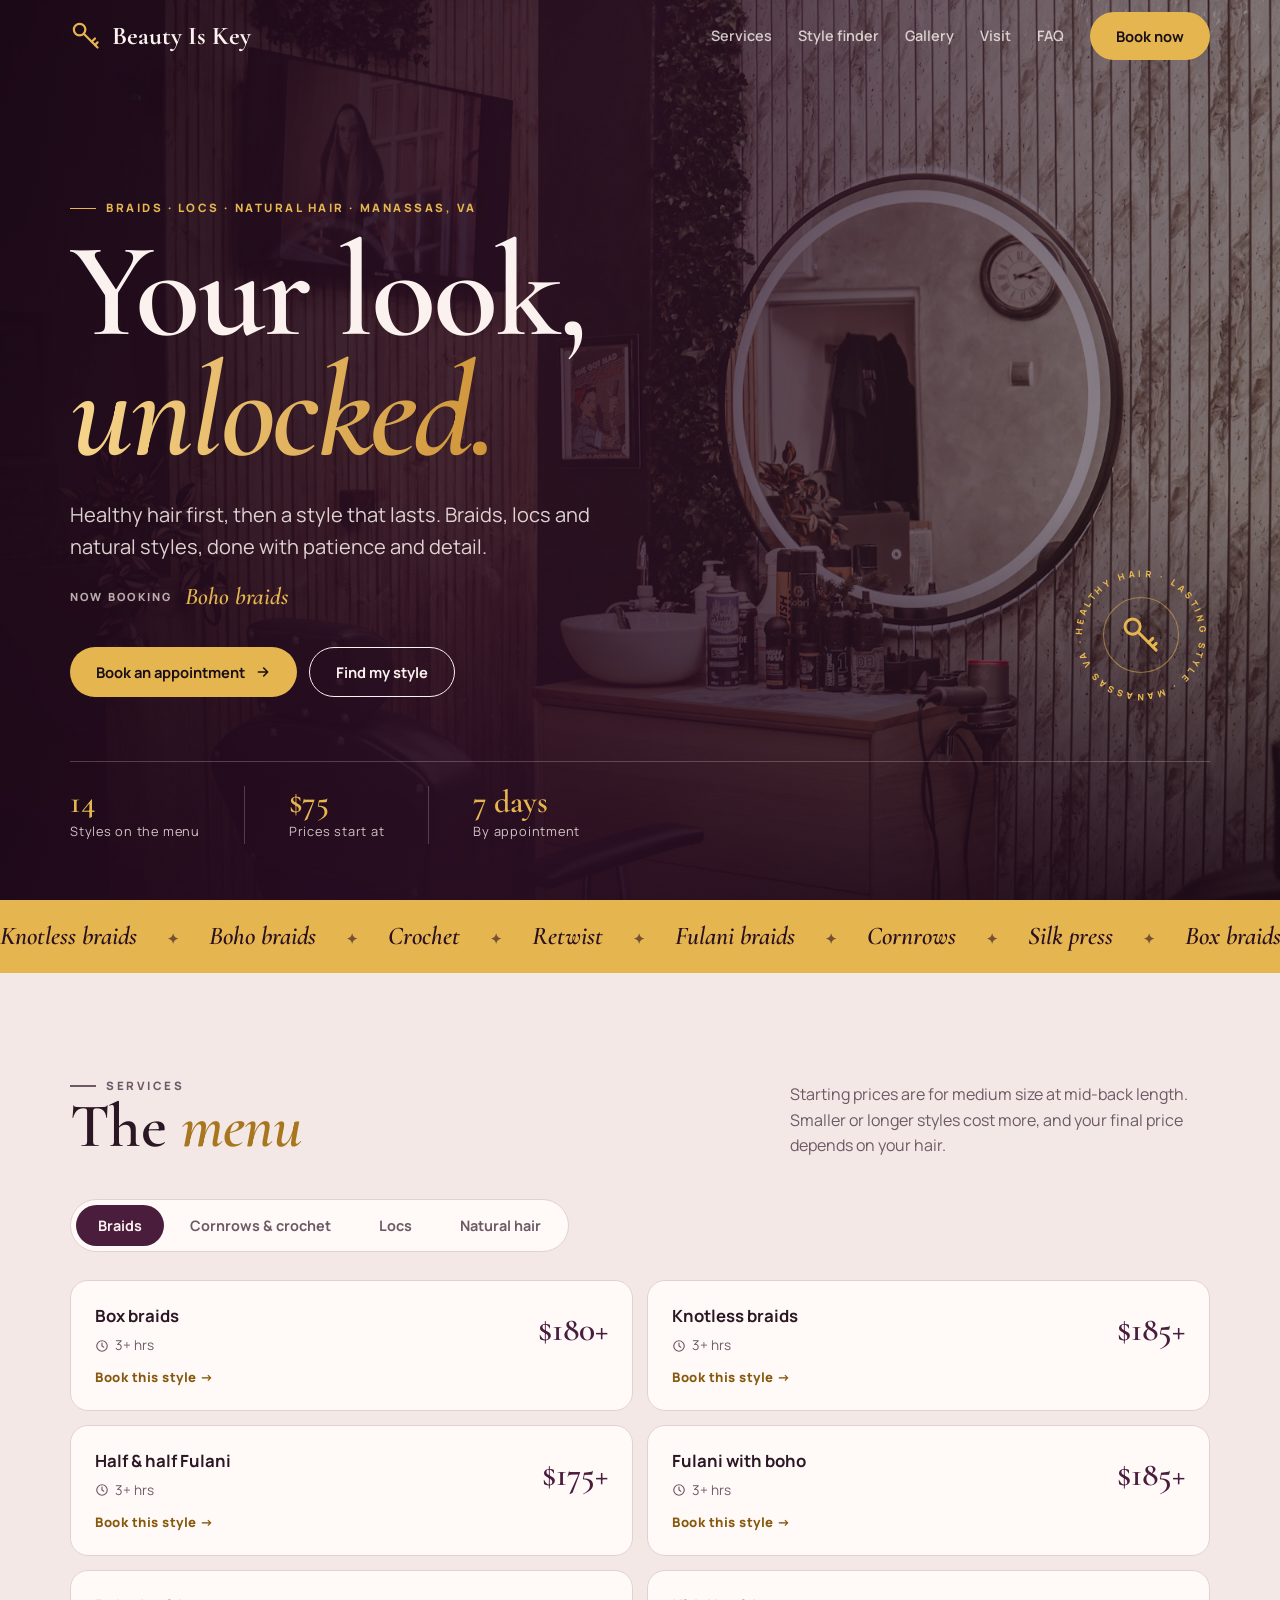
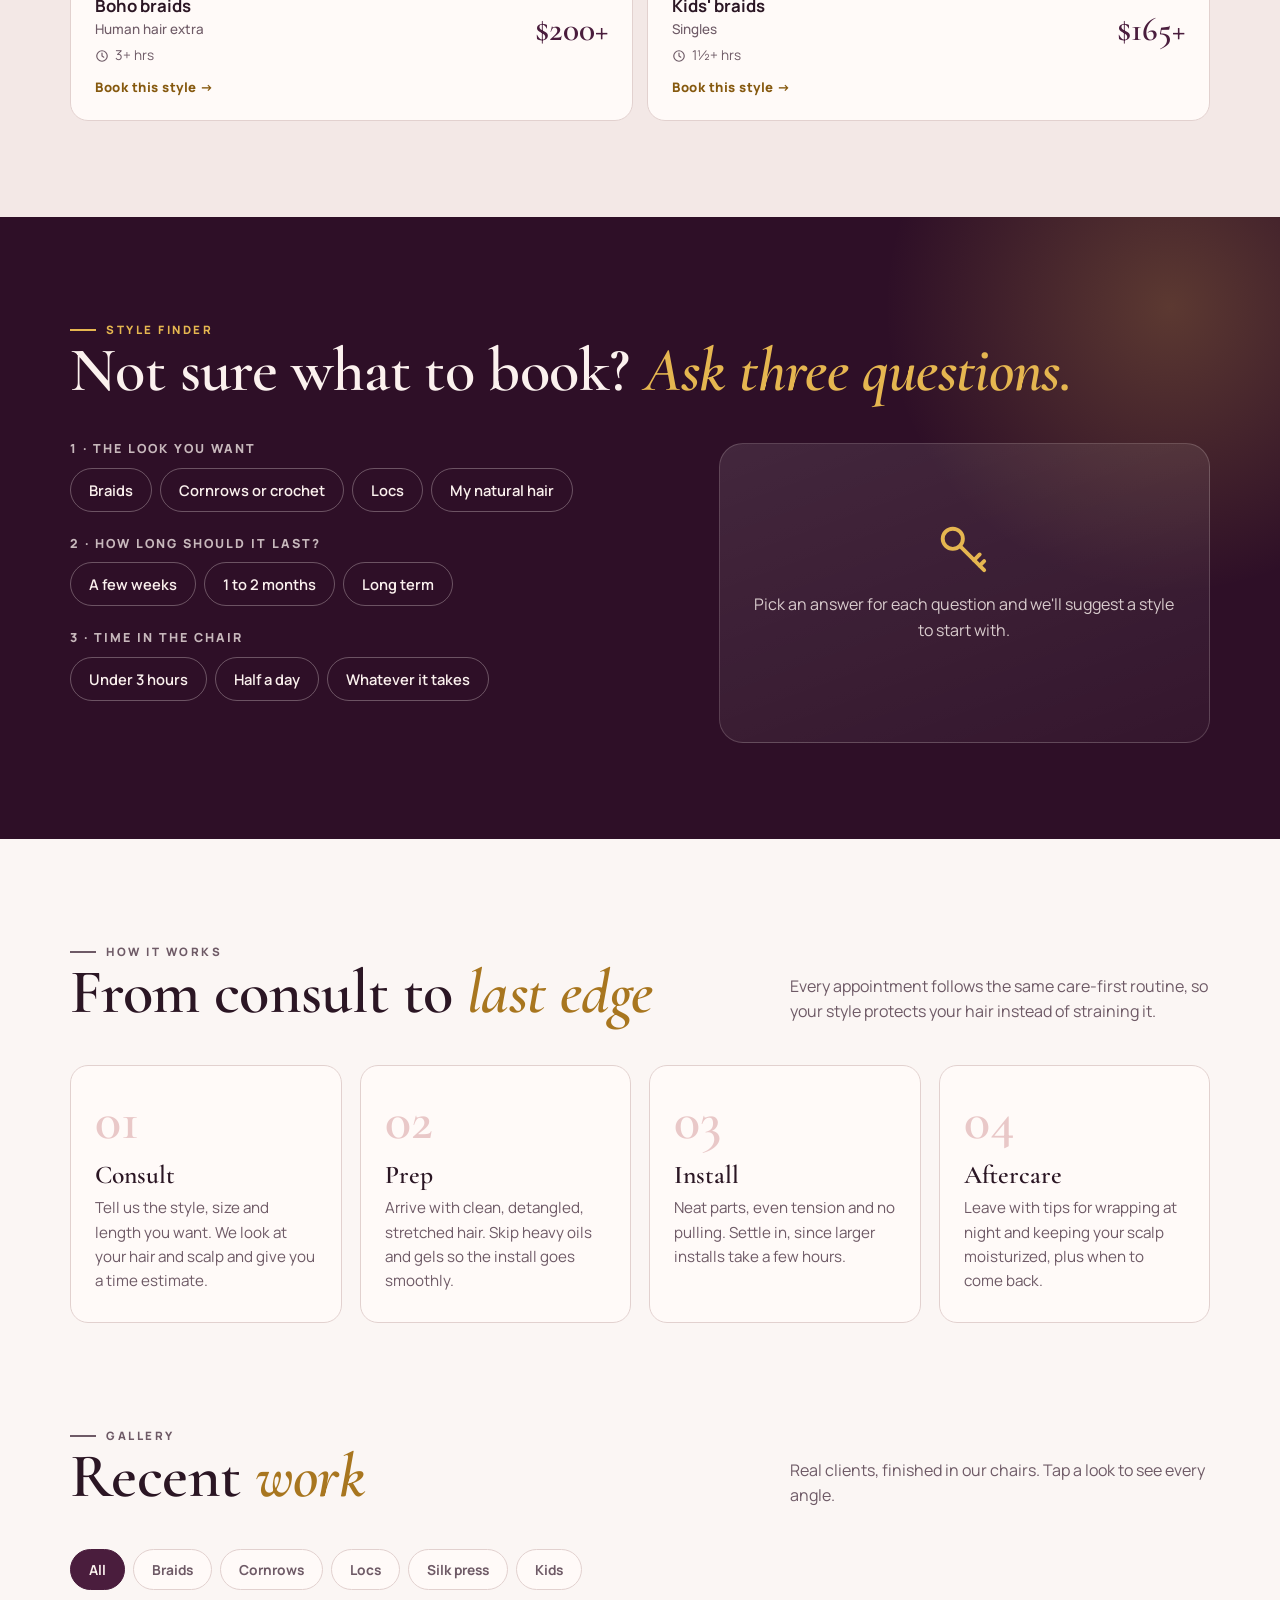
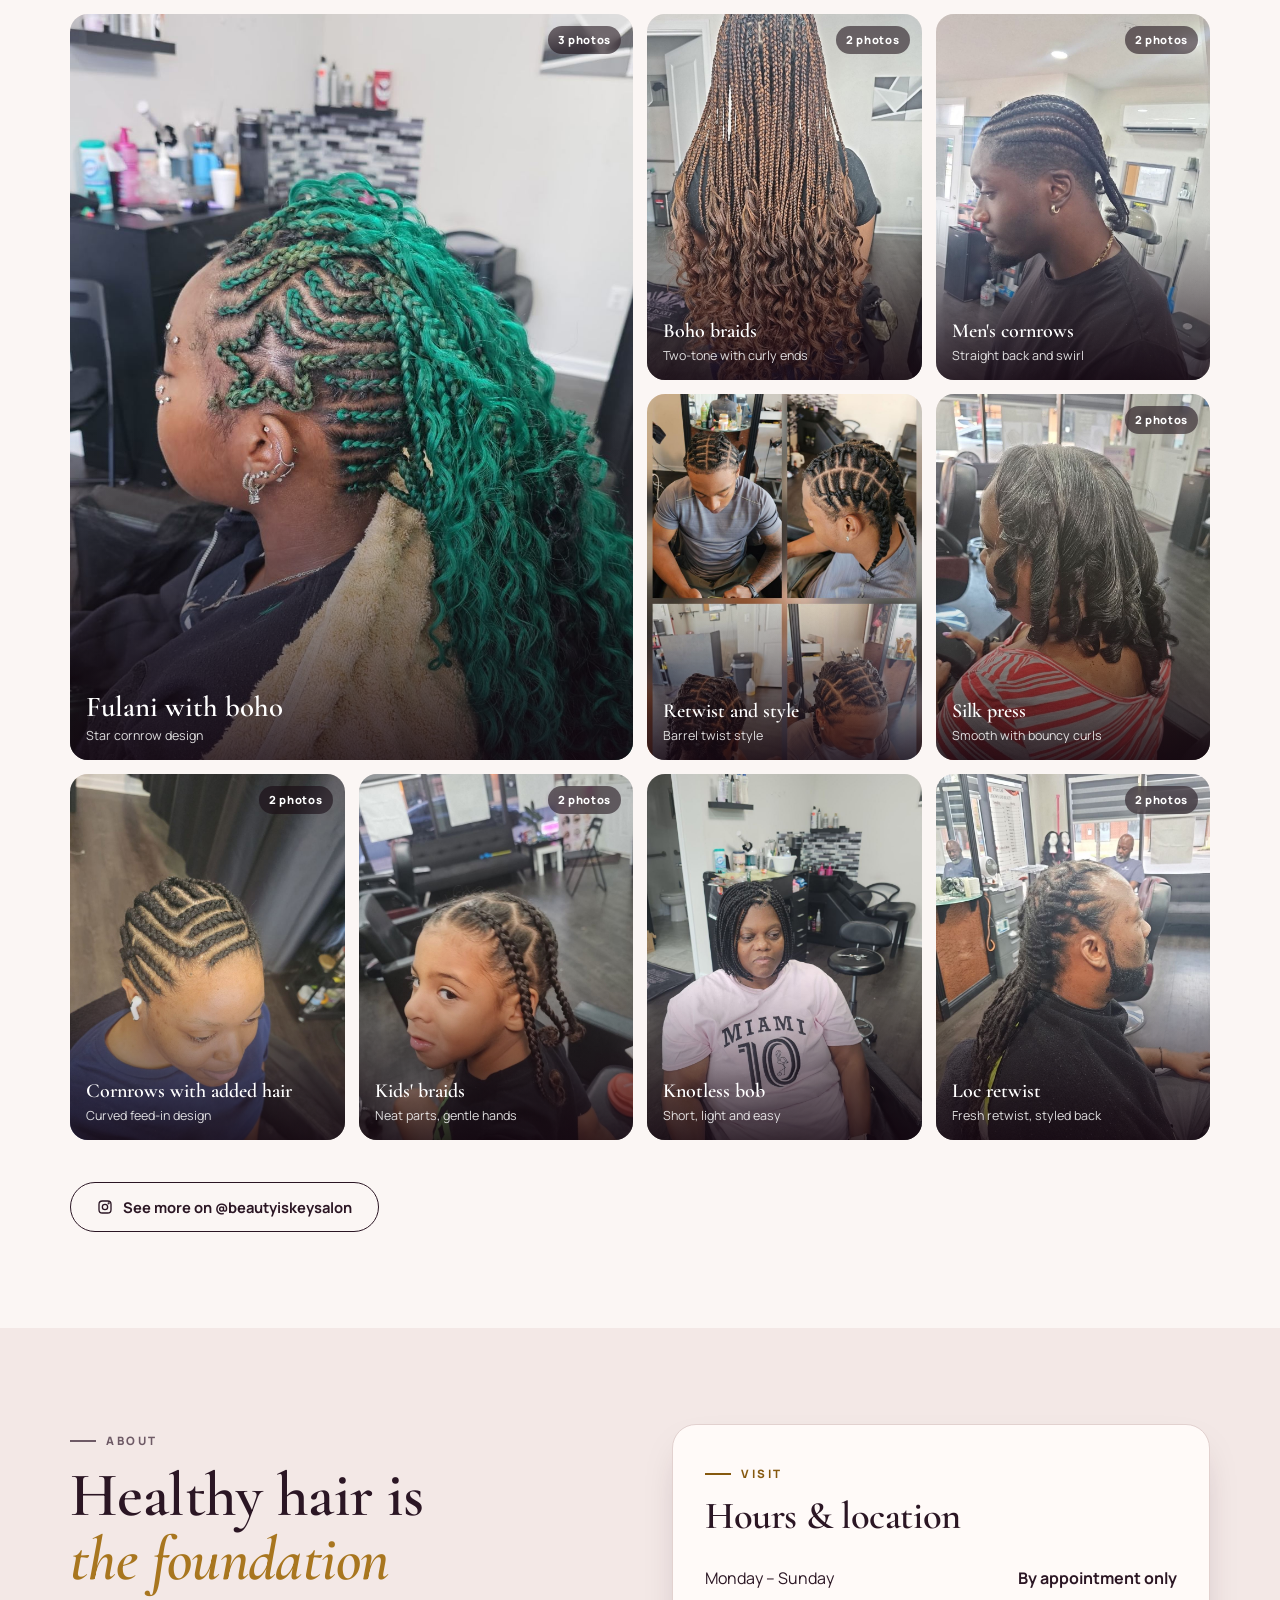
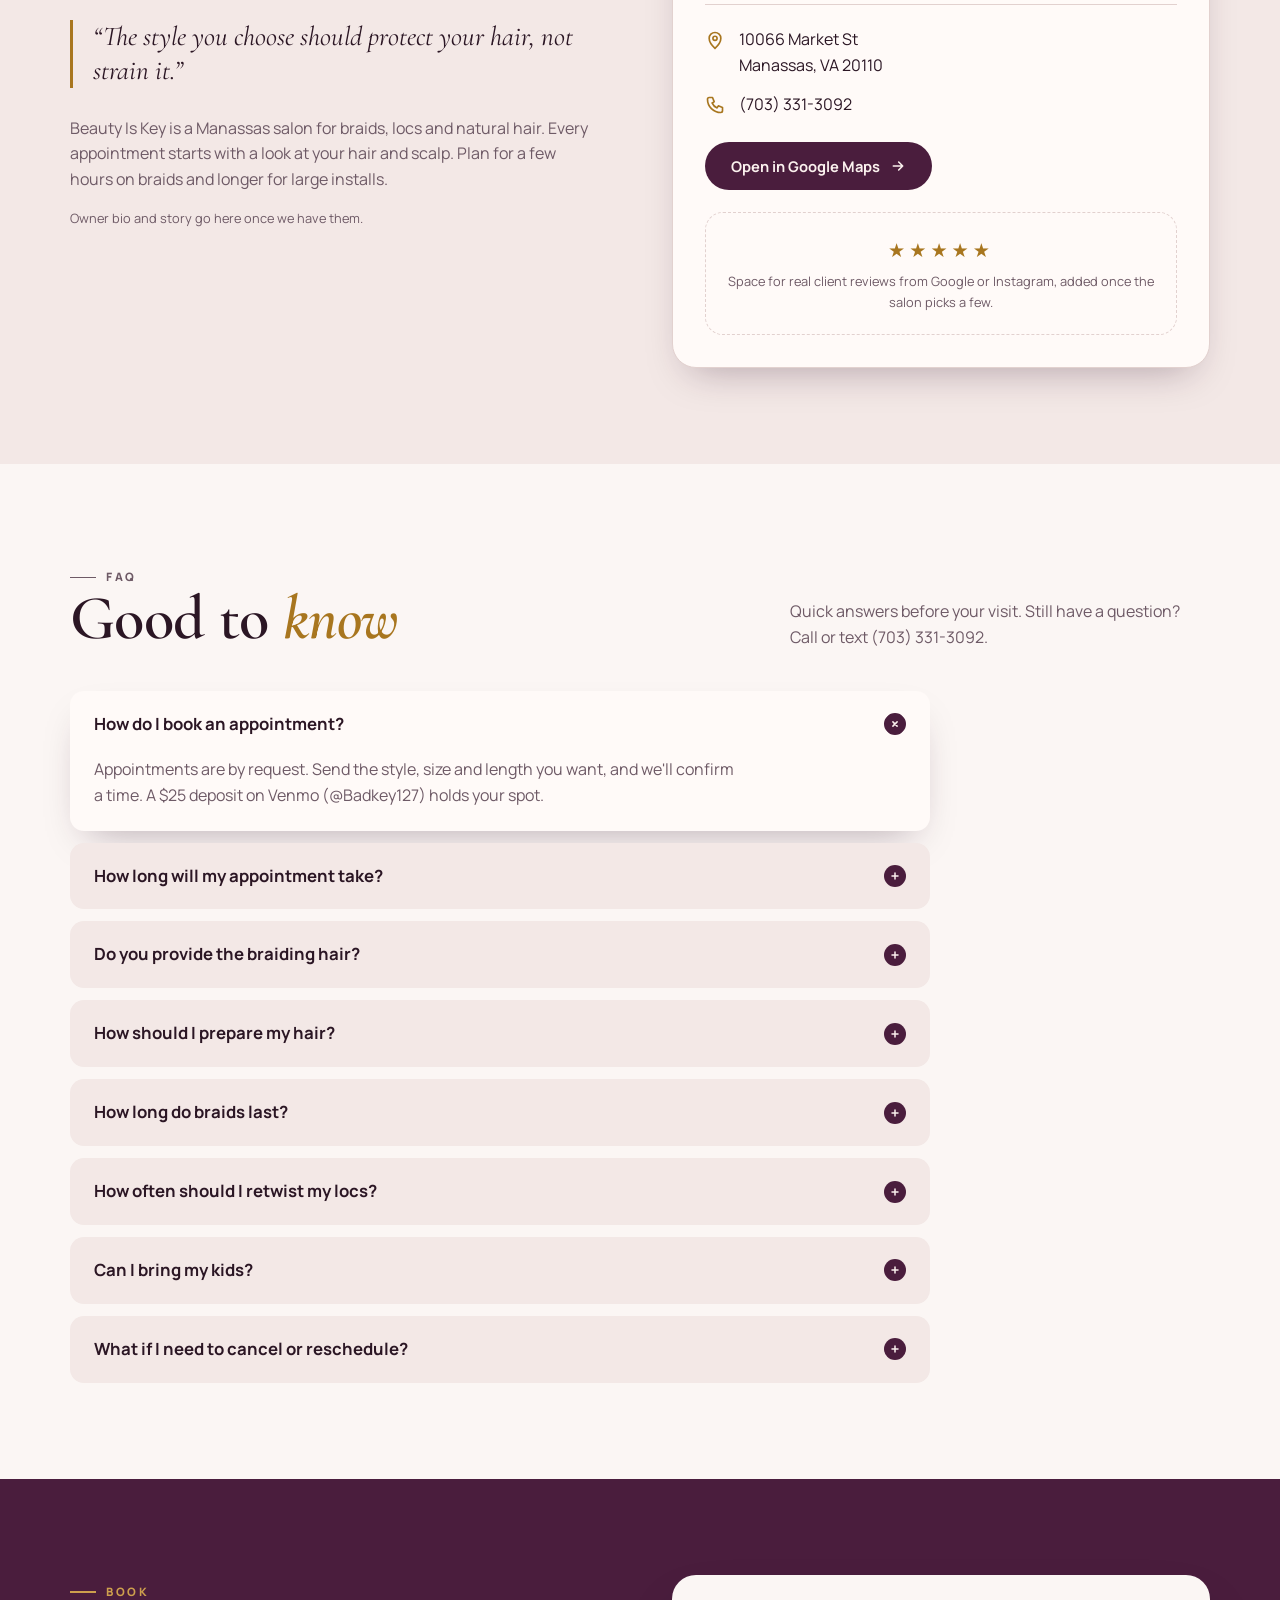
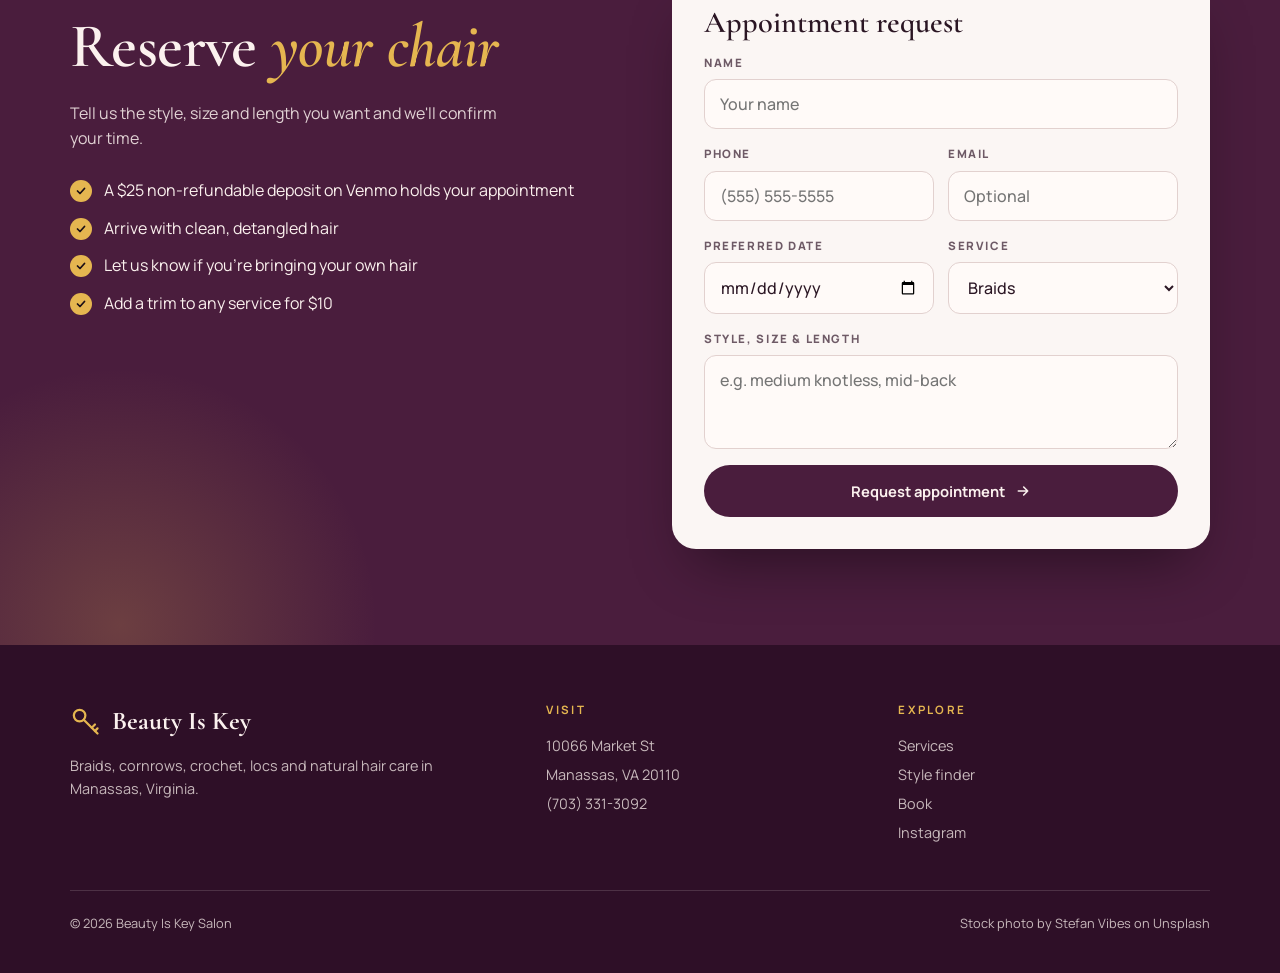
<file: index.html>
<!DOCTYPE html>
<html lang="en">
<head>
<meta charset="utf-8">
<meta name="viewport" content="width=device-width,initial-scale=1,viewport-fit=cover">
<title>Beauty Is Key Salon</title>
<meta name="description" content="Beauty Is Key is a Manassas, VA salon for braids, cornrows, crochet, locs and natural hair care. By appointment, seven days a week.">
<meta name="theme-color" content="#2e0f27">
<meta property="og:type" content="website">
<meta property="og:site_name" content="Beauty Is Key Salon">
<meta property="og:title" content="Beauty Is Key Salon · Braids, Locs &amp; Natural Hair in Manassas, VA">
<meta property="og:description" content="Healthy hair first, then a style that lasts. Braids, cornrows, crochet, locs and natural hair care by appointment.">
<meta name="twitter:card" content="summary_large_image">
<link rel="icon" href="data:image/svg+xml,%3Csvg xmlns='http://www.w3.org/2000/svg' viewBox='0 0 100 100'%3E%3Crect width='100' height='100' rx='22' fill='%232e0f27'/%3E%3Cg transform='translate(14 14) scale(.72)' fill='none' stroke='%23e5b650' stroke-width='9' stroke-linecap='round' stroke-linejoin='round'%3E%3Ccircle cx='30' cy='30' r='18'/%3E%3Cpath d='M43 43 L86 86M68 68 L78 58M78 78 L86 70'/%3E%3C/g%3E%3C/svg%3E">
<link rel="preload" as="image" href="images/hero/hero-salon-chair.jpg">
<script type="application/ld+json">{"@context":"https://schema.org","@type":"HairSalon","name":"Beauty Is Key Salon","description":"Salon for braids, cornrows, crochet, locs and natural hair care, by appointment.","telephone":"+1-703-331-3092","address":{"@type":"PostalAddress","streetAddress":"10066 Market St","addressLocality":"Manassas","addressRegion":"VA","postalCode":"20110","addressCountry":"US"},"sameAs":["https://www.instagram.com/beautyiskeysalon/"]}</script>
<link rel="preconnect" href="https://fonts.googleapis.com">
<link rel="preconnect" href="https://fonts.gstatic.com" crossorigin>
<link rel="stylesheet" href="https://fonts.googleapis.com/css2?family=Cormorant+Garamond:ital,wght@0,500;0,600;0,700;1,500;1,600&family=Manrope:wght@400;500;600;700;800&display=swap">
<link rel="stylesheet" href="css/styles.css">
</head>
<body>
<a class="skip" href="#services">Skip to content</a>
<svg class="sprite" width="0" height="0" aria-hidden="true">
  <symbol id="key" viewBox="0 0 100 100"><g fill="none" stroke="currentColor" stroke-width="7" stroke-linecap="round" stroke-linejoin="round"><circle cx="30" cy="30" r="18"/><path d="M43 43 L86 86"/><path d="M68 68 L78 58"/><path d="M78 78 L86 70"/></g></symbol>
  <symbol id="ig" viewBox="0 0 24 24"><g fill="none" stroke="currentColor" stroke-width="2"><rect x="3" y="3" width="18" height="18" rx="5"/><circle cx="12" cy="12" r="4"/><circle cx="17.5" cy="6.5" r=".6" fill="currentColor"/></g></symbol>
  <symbol id="arrow" viewBox="0 0 24 24"><path d="M5 12h14M13 6l6 6-6 6" fill="none" stroke="currentColor" stroke-width="2.4" stroke-linecap="round" stroke-linejoin="round"/></symbol>
  <symbol id="clock" viewBox="0 0 24 24"><g fill="none" stroke="currentColor" stroke-width="2" stroke-linecap="round"><circle cx="12" cy="12" r="9"/><path d="M12 7v5l3 2"/></g></symbol>
  <symbol id="pin" viewBox="0 0 24 24"><g fill="none" stroke="currentColor" stroke-width="2"><path d="M12 22s7-6.2 7-12a7 7 0 10-14 0c0 5.8 7 12 7 12z"/><circle cx="12" cy="10" r="2.5"/></g></symbol>
  <symbol id="phone" viewBox="0 0 24 24"><path d="M5 3h4l2 5-2.5 1.5a11 11 0 006 6L16 13l5 2v4a2 2 0 01-2 2A16 16 0 013 5a2 2 0 012-2" fill="none" stroke="currentColor" stroke-width="2" stroke-linejoin="round"/></symbol>
</svg>

<header id="hdr">
  <div class="wrap bar">
    <a class="brand" href="#top"><svg aria-hidden="true"><use href="#key"/></svg>Beauty Is Key</a>
    <button class="menu-btn" id="menuBtn" aria-label="Open menu" aria-expanded="false" aria-controls="nav"><svg viewBox="0 0 24 24" fill="none" stroke="currentColor" stroke-width="2" stroke-linecap="round"><path d="M4 7h16M4 12h16M4 17h10"/></svg></button>
    <nav class="main" id="nav" aria-label="Main">
      <a href="#services">Services</a>
      <a href="#finder">Style finder</a>
      <a href="#gallery">Gallery</a>
      <a href="#visit">Visit</a>
      <a href="#faq">FAQ</a>
      <a class="btn" href="#book" data-book>Book now</a>
    </nav>
  </div>
</header>

<main id="top">
  <section class="hero">
    <div class="photo" role="img" aria-label="Salon chair in a bright, modern salon"></div>
    <div class="wrap">
      <p class="eyebrow rv">Braids · Locs · Natural hair · Manassas, VA</p>
      <h1 class="rv d1">Your look, <em>unlocked.</em></h1>
      <p class="lead rv d2">Healthy hair first, then a style that lasts. Braids, locs and natural styles, done with patience and detail.</p>
      <p class="now rv d2" aria-hidden="true"><span class="lbl">Now booking</span><span class="rotator"><span class="on">Knotless braids</span><span>Boho braids</span><span>Fulani braids</span><span>Loc retwists</span><span>Silk press</span></span></p>
      <div class="cta rv d3">
        <a class="btn gold" href="#book" data-book>Book an appointment <svg><use href="#arrow"/></svg></a>
        <a class="btn ghost" href="#finder">Find my style</a>
      </div>
      <div class="hero-meta rv d3">
        <div><b>14</b><span>Styles on the menu</span></div>
        <div><b>$75</b><span>Prices start at</span></div>
        <div><b>7 days</b><span>By appointment</span></div>
      </div>
    </div>
    <div class="badge" aria-hidden="true">
      <svg viewBox="0 0 200 200">
        <defs><path id="circ" d="M100,100 m-78,0 a78,78 0 1,1 156,0 a78,78 0 1,1 -156,0"/></defs>
        <g class="ring"><text fill="currentColor" font-family="Manrope" font-weight="800" font-size="12"><textPath href="#circ" textLength="482" lengthAdjust="spacing">HEALTHY HAIR · LASTING STYLE · MANASSAS VA ·</textPath></text></g>
        <circle cx="100" cy="100" r="50" fill="none" stroke="currentColor" stroke-width="1.5" opacity=".5"/>
        <use href="#key" x="72" y="72" width="56" height="56"/>
      </svg>
    </div>
  </section>

  <div class="strip" aria-hidden="true"><div class="track">
    <span>Knotless braids</span><span>Boho braids</span><span>Crochet</span><span>Retwist</span><span>Fulani braids</span><span>Cornrows</span><span>Silk press</span><span>Box braids</span>
    <span>Knotless braids</span><span>Boho braids</span><span>Crochet</span><span>Retwist</span><span>Fulani braids</span><span>Cornrows</span><span>Silk press</span><span>Box braids</span>
  </div></div>

  <section class="services" id="services">
    <div class="wrap">
      <div class="sec-head">
        <div class="rv"><p class="eyebrow">Services</p><h2>The <em>menu</em></h2></div>
        <p class="rv d1">Starting prices are for medium size at mid-back length. Smaller or longer styles cost more, and your final price depends on your hair.</p>
      </div>
      <div class="tabs" role="tablist" aria-label="Service type">
        <button class="tab" role="tab" aria-selected="true" data-k="braids" type="button">Braids</button>
        <button class="tab" role="tab" aria-selected="false" data-k="cornrows" type="button">Cornrows &amp; crochet</button>
        <button class="tab" role="tab" aria-selected="false" data-k="locs" type="button">Locs</button>
        <button class="tab" role="tab" aria-selected="false" data-k="natural" type="button">Natural hair</button>
      </div>
      <div class="list" id="svclist" role="tabpanel"></div>
    </div>
  </section>

  <section class="finder" id="finder">
    <div class="wrap">
      <div class="sec-head">
        <div class="rv"><p class="eyebrow">Style finder</p><h2>Not sure what to book? <em>Ask three questions.</em></h2></div>
      </div>
      <div class="fgrid">
        <div class="rv">
          <div class="q" data-q="look"><h3>1 · The look you want</h3><div class="chips">
            <button class="chip" data-v="braids" type="button">Braids</button>
            <button class="chip" data-v="cornrows" type="button">Cornrows or crochet</button>
            <button class="chip" data-v="locs" type="button">Locs</button>
            <button class="chip" data-v="natural" type="button">My natural hair</button></div></div>
          <div class="q" data-q="commit"><h3>2 · How long should it last?</h3><div class="chips">
            <button class="chip" data-v="short" type="button">A few weeks</button>
            <button class="chip" data-v="long" type="button">1 to 2 months</button>
            <button class="chip" data-v="perm" type="button">Long term</button></div></div>
          <div class="q" data-q="time"><h3>3 · Time in the chair</h3><div class="chips">
            <button class="chip" data-v="quick" type="button">Under 3 hours</button>
            <button class="chip" data-v="half" type="button">Half a day</button>
            <button class="chip" data-v="any" type="button">Whatever it takes</button></div></div>
        </div>
        <div class="result empty rv d1" id="result" aria-live="polite">
          <svg aria-hidden="true"><use href="#key"/></svg>
          <p class="m0">Pick an answer for each question and we'll suggest a style to start with.</p>
        </div>
      </div>
    </div>
  </section>

  <section id="process">
    <div class="wrap">
      <div class="sec-head">
        <div class="rv"><p class="eyebrow">How it works</p><h2>From consult to <em>last edge</em></h2></div>
        <p class="rv d1">Every appointment follows the same care-first routine, so your style protects your hair instead of straining it.</p>
      </div>
      <div class="steps">
        <div class="step rv"><h3>Consult</h3><p>Tell us the style, size and length you want. We look at your hair and scalp and give you a time estimate.</p></div>
        <div class="step rv d1"><h3>Prep</h3><p>Arrive with clean, detangled, stretched hair. Skip heavy oils and gels so the install goes smoothly.</p></div>
        <div class="step rv d2"><h3>Install</h3><p>Neat parts, even tension and no pulling. Settle in, since larger installs take a few hours.</p></div>
        <div class="step rv d3"><h3>Aftercare</h3><p>Leave with tips for wrapping at night and keeping your scalp moisturized, plus when to come back.</p></div>
      </div>
    </div>
  </section>

  <section id="gallery" class="pt0">
    <div class="wrap">
      <div class="sec-head">
        <div class="rv"><p class="eyebrow">Gallery</p><h2>Recent <em>work</em></h2></div>
        <p class="rv d1">Real clients, finished in our chairs. Tap a look to see every angle.</p>
      </div>
      <div class="gfilter rv" role="group" aria-label="Filter gallery">
        <button class="gf" type="button" data-f="all" aria-pressed="true">All</button>
        <button class="gf" type="button" data-f="braids" aria-pressed="false">Braids</button>
        <button class="gf" type="button" data-f="cornrows" aria-pressed="false">Cornrows</button>
        <button class="gf" type="button" data-f="locs" aria-pressed="false">Locs</button>
        <button class="gf" type="button" data-f="natural" aria-pressed="false">Silk press</button>
        <button class="gf" type="button" data-f="kids" aria-pressed="false">Kids</button>
      </div>
      <div class="gal" id="gal"></div>
      <p class="ig-follow"><a class="btn ghost" href="https://www.instagram.com/beautyiskeysalon/" target="_blank" rel="noopener"><svg><use href="#ig"/></svg>See more on @beautyiskeysalon</a></p>
    </div>
  </section>
  <dialog class="lb" id="lb" aria-label="Photo viewer">
    <button class="lb-x" type="button" id="lbX" aria-label="Close">&times;</button>
    <figure><img id="lbImg" alt=""><figcaption><b id="lbCap"></b><span id="lbNum"></span></figcaption></figure>
    <button class="lb-nav lb-prev" type="button" id="lbPrev" aria-label="Previous photo">&#8249;</button>
    <button class="lb-nav lb-next" type="button" id="lbNext" aria-label="Next photo">&#8250;</button>
    <div class="lb-thumbs" id="lbThumbs"></div>
  </dialog>

  <section class="visit" id="visit">
    <div class="wrap two">
      <div class="about rv">
        <p class="eyebrow">About</p>
        <h2>Healthy hair is <em>the foundation</em></h2>
        <p class="pull">“The style you choose should protect your hair, not strain it.”</p>
        <p>Beauty Is Key is a Manassas salon for braids, locs and natural hair. Every appointment starts with a look at your hair and scalp. Plan for a few hours on braids and longer for large installs.</p>
        <p class="note">Owner bio and story go here once we have them.</p>
      </div>
      <div class="card rv d1">
        <p class="eyebrow">Visit</p>
        <h2 class="h-sm">Hours &amp; location</h2>
        <table class="hours"><tr><td>Monday – Sunday</td><td>By appointment only</td></tr></table>
        <div class="addr">
          <div><svg><use href="#pin"/></svg><span>10066 Market St<br>Manassas, VA 20110</span></div>
          <div><svg><use href="#phone"/></svg><span>(703) 331-3092</span></div>
        </div>
        <a class="btn" href="https://www.google.com/maps/search/?api=1&amp;query=10066+Market+St+Manassas+VA+20110" target="_blank" rel="noopener">Open in Google Maps <svg><use href="#arrow"/></svg></a>
        <div class="reviews">
          <div class="stars" aria-hidden="true">★★★★★</div>
          <p class="note reviews-note">Space for real client reviews from Google or Instagram, added once the salon picks a few.</p>
        </div>
      </div>
    </div>
  </section>

  <section id="faq">
    <div class="wrap">
      <div class="sec-head">
        <div class="rv"><p class="eyebrow">FAQ</p><h2>Good to <em>know</em></h2></div>
        <p class="rv d1">Quick answers before your visit. Still have a question? Call or text (703) 331-3092.</p>
      </div>
      <div class="faq rv">
        <details open><summary>How do I book an appointment?</summary><p>Appointments are by request. Send the style, size and length you want, and we'll confirm a time. A $25 deposit on Venmo (@Badkey127) holds your spot.</p></details>
        <details><summary>How long will my appointment take?</summary><p>Plan on 3 hours or more for all braid appointments, 2 hours or more for cornrows and crochet, and 1½ hours or more for kids. Smaller and longer styles take longer. Your confirmation will include an estimate.</p></details>
        <details><summary>Do you provide the braiding hair?</summary><p>Tell us when you book whether you're bringing your own or want us to supply it. Crochet prices don't include the cost of hair, and human hair for boho braids costs extra.</p></details>
        <details><summary>How should I prepare my hair?</summary><p>Arrive with clean, fully detangled hair, ideally blow-dried or stretched. Skip heavy oils and gels, since they make it harder to braid.</p></details>
        <details><summary>How long do braids last?</summary><p>Most last 4 to 8 weeks with good care. Wrap your hair at night, moisturize your scalp, and avoid pulling the style tight.</p></details>
        <details><summary>How often should I retwist my locs?</summary><p>Most people retwist every 4 to 8 weeks. Your stylist can suggest a schedule based on how fast your hair grows.</p></details>
        <details><summary>Can I bring my kids?</summary><p>Yes, kids' braids (singles) start at $165, and kids' appointments run about 1½ hours or more. Please book their time separately and let us know ahead so we can plan.</p></details>
        <details><summary>What if I need to cancel or reschedule?</summary><p>Please give as much notice as you can. Deposits are non-refundable, but we'll work with you to move your appointment when possible.</p></details>
      </div>
    </div>
  </section>

  <section class="book" id="book">
    <div class="wrap two">
      <div class="intro rv">
        <p class="eyebrow">Book</p>
        <h2>Reserve <em>your chair</em></h2>
        <p class="mt22">Tell us the style, size and length you want and we'll confirm your time.</p>
        <ul class="checks">
          <li>A $25 non-refundable deposit on Venmo holds your appointment</li>
          <li>Arrive with clean, detangled hair</li>
          <li>Let us know if you're bringing your own hair</li>
          <li>Add a trim to any service for $10</li>
        </ul>
      </div>
      <div class="rv d1">
        <form id="bookform" name="appointment" method="POST" action="/" data-netlify="true" netlify-honeypot="bot-field" novalidate>
          <input type="hidden" name="form-name" value="appointment">
          <input type="hidden" name="deposit-note" id="depNote" value="">
          <p class="hp" aria-hidden="true"><label>Leave this empty<input name="bot-field" tabindex="-1" autocomplete="off"></label></p>
          <h3>Appointment request</h3>
          <label for="name">Name<input id="name" name="name" required autocomplete="name" placeholder="Your name" aria-describedby="nameErr"></label>
          <p class="err" id="nameErr" role="alert" hidden>Please enter your name.</p>
          <div class="row2">
            <label for="tel">Phone<input id="tel" name="phone" type="tel" required autocomplete="tel" placeholder="(555) 555-5555" aria-describedby="telErr"></label>
            <label for="email">Email<input id="email" name="email" type="email" autocomplete="email" placeholder="Optional"></label>
          </div>
          <p class="err" id="telErr" role="alert" hidden>Please enter a phone number so we can confirm your time.</p>
          <div class="row2">
            <label for="date">Preferred date<input id="date" name="date" type="date"></label>
            <label for="svc">Service
              <select id="svc" name="service"><option>Braids</option><option>Kids' braids</option><option>Cornrows</option><option>Crochet</option><option>Locs</option><option>Natural hair / silk press</option><option>Not sure yet</option></select>
            </label>
          </div>
          <label for="msg">Style, size &amp; length<textarea id="msg" name="style" rows="3" placeholder="e.g. medium knotless, mid-back"></textarea></label>
          <button class="btn" type="submit" id="sendBtn">Request appointment <svg><use href="#arrow"/></svg></button>
          <div class="ticket" id="ticket" role="status" tabindex="-1">
            <b id="tkHead">Request sent</b>
            <p class="m0" id="tkSent">We got your request and will text you to confirm a time once your deposit comes through.</p>
            <pre id="ticketText"></pre>
            <p class="step-l" id="stepPay">Last step: pay the $25 deposit</p>
            <div class="row"><a class="btn venmo" id="venmo" href="https://venmo.com/Badkey127" target="_blank" rel="noopener">Pay $25 deposit on Venmo</a></div>
            <p class="note" id="venmoNote">Opens Venmo to @Badkey127 with the amount and a note filled in. The deposit is non-refundable.</p>
            <div id="tkCopy">
              <p class="step-l">Then send us your request</p>
              <div class="row"><button class="btn" type="button" id="copyBtn">Copy request</button><span class="note" id="copyNote">Copy this and text or call (703) 331-3092. We'll confirm your time once the deposit comes through.</span></div>
            </div>
          </div>
        </form>
        <div id="bookext">
          <a class="btn gold" href="#book" data-book>Book online now <svg><use href="#arrow"/></svg></a>
          <p class="note ext-note">You'll pick your style and time and pay the deposit on the salon's booking page.</p>
        </div>
      </div>
    </div>
  </section>
</main>

<footer>
  <div class="wrap">
    <div class="fcols">
      <div><a class="brand" href="#top"><svg aria-hidden="true"><use href="#key"/></svg>Beauty Is Key</a><p>Braids, cornrows, crochet, locs and natural hair care in Manassas, Virginia.</p></div>
      <div><h4>Visit</h4><p>10066 Market St</p><p>Manassas, VA 20110</p><p>(703) 331-3092</p></div>
      <div><h4>Explore</h4><p><a href="#services">Services</a></p><p><a href="#finder">Style finder</a></p><p><a href="#book">Book</a></p><p><a href="https://www.instagram.com/beautyiskeysalon/" target="_blank" rel="noopener">Instagram</a></p></div>
    </div>
    <div class="fine"><span>© 2026 Beauty Is Key Salon</span><span>Stock photo by <a href="https://unsplash.com/@eusuntvibes" target="_blank" rel="noopener">Stefan Vibes</a> on <a href="https://unsplash.com/photos/barber-chair-in-modern-salon-workspace-N15dzf3dAUk" target="_blank" rel="noopener">Unsplash</a></span></div>
  </div>
</footer>

<div class="mbar" id="mbar"><a class="btn gold" href="#book" data-book>Book an appointment <svg><use href="#arrow"/></svg></a></div>

<script src="js/main.js"></script>
</body>
</html>
</file>
<file: css/styles.css>
/* Beauty Is Key Salon — site styles */
:root{
  --bg:#fbf6f4;--surface:#f3e8e6;--card:#fffaf8;--fg:#2b1624;--muted:#6e5a66;
  --plum:#4a1d3d;--plum2:#2e0f27;--brass:#a8761f;--brass-text:#86590f;--gold:#e5b650;--blush:#e9c8c8;
  --on-plum:#fbf1ee;--line:#e2d1cf;
  --display:"Cormorant Garamond",Georgia,serif;--body:"Manrope",system-ui,sans-serif;
  --r:18px;--shadow:0 18px 40px -18px rgba(46,15,39,.35);
  --safe-t:env(safe-area-inset-top,0px);--safe-b:env(safe-area-inset-bottom,0px);
  color-scheme:light;
}
@media (prefers-color-scheme:dark){:root{
  --bg:#1a0f17;--surface:#24131d;--card:#2b1823;--fg:#f6e9e6;--muted:#bda7b0;
  --plum:#5c2650;--brass:#d9a441;--brass-text:#d9a441;--blush:#6b3a4d;--line:#3b2432;--shadow:0 18px 40px -18px rgba(0,0,0,.7);color-scheme:dark}}
*{box-sizing:border-box}
html{scroll-behavior:smooth;scroll-padding-top:calc(76px + var(--safe-t))}
@media (prefers-reduced-motion:reduce){html{scroll-behavior:auto}}
body{margin:0;background:var(--bg);color:var(--fg);font:16px/1.6 var(--body);-webkit-font-smoothing:antialiased;padding-bottom:var(--safe-b)}
img{max-width:100%;display:block}
a{color:inherit}
[hidden]{display:none!important}
:focus-visible{outline:3px solid var(--brass-text);outline-offset:3px;border-radius:6px}
.hero :focus-visible,.finder :focus-visible,.book :focus-visible,footer :focus-visible,header:not(.solid) :focus-visible,.mbar :focus-visible{outline-color:var(--gold)}
.book form :focus-visible{outline-color:var(--brass-text)}
.wrap{max-width:1180px;margin:0 auto;padding-inline:max(20px,env(safe-area-inset-left,0px)) max(20px,env(safe-area-inset-right,0px))}
h1,h2,h3{font-family:var(--display);font-weight:600;line-height:1.02;margin:0;text-wrap:balance}
h2{font-size:clamp(2.4rem,5.6vw,3.9rem);letter-spacing:-.01em}
h2 em{font-style:italic;color:var(--brass)}
.eyebrow{display:inline-flex;align-items:center;gap:10px;font-size:.72rem;font-weight:800;letter-spacing:.22em;text-transform:uppercase;color:var(--brass-text);margin:0 0 14px}
.eyebrow::before{content:"";width:26px;height:1.5px;background:currentColor}
.muted{color:var(--muted)}
.note{font-size:.8rem;color:var(--muted)}
section{padding-block:96px}
@media (max-width:800px){section{padding-block:64px}}
.sec-head{display:flex;justify-content:space-between;align-items:end;gap:24px;flex-wrap:wrap;margin-bottom:40px}
.sec-head p{margin:0;max-width:42ch;color:var(--muted)}

/* buttons */
.btn{display:inline-flex;align-items:center;gap:10px;background:var(--plum);color:var(--on-plum);padding:14px 26px;border-radius:999px;font:700 .92rem var(--body);text-decoration:none;border:0;cursor:pointer;transition:transform .2s,background .2s,color .2s,box-shadow .2s}
.btn:hover{background:var(--brass);color:#1a0f17;transform:translateY(-2px);box-shadow:var(--shadow)}
.btn.gold{background:var(--gold);color:#1a0f17}
.btn.gold:hover{background:var(--on-plum)}
.btn.ghost{background:transparent;color:inherit;border:1.5px solid currentColor}
.btn.ghost:hover{background:var(--fg);color:var(--bg)}
.btn svg{width:16px;height:16px}

/* header */
body::before{content:"";position:fixed;inset:0 0 auto;height:var(--safe-t);z-index:30;background:var(--plum2)}
header{position:fixed;top:var(--safe-t);left:0;right:0;z-index:20;transition:background .3s,box-shadow .3s,color .3s;color:var(--on-plum)}
header.solid{background:color-mix(in srgb,var(--bg) 88%,transparent);-webkit-backdrop-filter:blur(14px);backdrop-filter:blur(14px);color:var(--fg);box-shadow:0 1px 0 var(--line)}
.bar{display:flex;align-items:center;justify-content:space-between;gap:16px;height:72px}
.brand{display:flex;align-items:center;gap:10px;font-family:var(--display);font-size:1.6rem;font-weight:700;text-decoration:none}
.brand svg{width:32px;height:32px;color:var(--gold)}
header.solid .brand svg{color:var(--brass)}
nav.main{display:flex;gap:26px;align-items:center;font-size:.9rem;font-weight:600}
nav.main a:not(.btn){text-decoration:none;opacity:.8;position:relative}
nav.main a:not(.btn):hover{opacity:1}
nav.main a:not(.btn)::after{content:"";position:absolute;left:0;right:100%;bottom:-4px;height:1.5px;background:var(--gold);transition:right .25s}
nav.main a:not(.btn):hover::after{right:0}
header:not(.solid) nav.main .btn{background:var(--gold);color:#1a0f17}
.menu-btn{display:none;background:none;border:0;color:inherit;padding:8px;cursor:pointer}
.menu-btn svg{width:28px;height:28px}
@media (max-width:860px){
  .menu-btn{display:block}
  nav.main{position:absolute;inset:72px 0 auto;flex-direction:column;align-items:stretch;gap:0;background:var(--bg);color:var(--fg);padding:8px 20px 24px;box-shadow:var(--shadow);transform:translateY(-12px);opacity:0;pointer-events:none;transition:.25s}
  nav.main.open{transform:none;opacity:1;pointer-events:auto}
  nav.main a:not(.btn){padding:14px 0;border-bottom:1px solid var(--line);opacity:1;font-size:1.05rem}
  nav.main a:not(.btn)::after{display:none}
  nav.main .btn{margin-top:16px;justify-content:center}
  header:not(.solid) nav.main .btn{background:var(--plum);color:var(--on-plum)}
}

/* hero */
.hero{position:relative;min-height:min(100svh,900px);display:flex;align-items:flex-end;color:var(--on-plum);background:var(--plum2);overflow:hidden;isolation:isolate}
.hero .photo{position:absolute;inset:0;background:url("../images/hero/hero-salon-chair.jpg") center 45%/cover no-repeat;z-index:-2;transform:scale(1.08)}
@media (prefers-reduced-motion:no-preference){.hero .photo{animation:kenburns 22s ease-out forwards}@keyframes kenburns{to{transform:scale(1)}}}
.hero::before{content:"";position:absolute;inset:0;z-index:-1;background:linear-gradient(100deg,rgba(28,8,24,.94) 0%,rgba(46,15,39,.78) 42%,rgba(46,15,39,.25) 100%),linear-gradient(0deg,rgba(20,6,17,.85),transparent 45%)}
.hero .wrap{width:100%;padding-top:calc(150px + var(--safe-t));padding-bottom:56px}
.hero .eyebrow{color:var(--gold)}
.hero h1{font-size:clamp(3.6rem,10.5vw,8.4rem);line-height:.9;letter-spacing:-.02em;max-width:11ch}
.hero h1 em{display:block;font-style:italic;background:linear-gradient(90deg,#f6d58b,#c98a2b 70%);-webkit-background-clip:text;background-clip:text;color:transparent;padding-right:.1em}
.now{display:flex;align-items:center;gap:12px;flex-wrap:wrap;margin:0 0 32px}
.now .lbl{font-size:.7rem;font-weight:800;letter-spacing:.2em;text-transform:uppercase;opacity:.7}
.rotator{display:inline-grid;height:1.5em;overflow:hidden;font-family:var(--display);font-style:italic;font-size:1.5rem;line-height:1.5em}
.rotator span{grid-area:1/1;white-space:nowrap;color:var(--gold);font-weight:600;opacity:0;transform:translateY(100%)}
.rotator span.on{opacity:1;transform:none;transition:transform .5s,opacity .5s}
.rotator span.off{opacity:0;transform:translateY(-100%);transition:transform .5s,opacity .5s}
.hero .lead{font-size:clamp(1.05rem,2vw,1.25rem);max-width:48ch;margin:26px 0 16px;color:rgba(251,241,238,.86)}
.hero .cta{display:flex;gap:12px;flex-wrap:wrap}
.hero-meta{display:grid;grid-template-columns:repeat(3,auto);justify-content:start;gap:0;margin-top:64px;border-top:1px solid rgba(251,241,238,.22);padding-top:24px}
.hero-meta div{padding-right:44px;margin-right:44px;border-right:1px solid rgba(251,241,238,.22)}
.hero-meta div:last-child{border:0;margin:0;padding:0}
.hero-meta b{display:block;font-family:var(--display);font-size:2rem;font-weight:600;color:var(--gold);line-height:1}
.hero-meta span{font-size:.8rem;letter-spacing:.06em;opacity:.8}
.badge{position:absolute;right:max(24px,5vw);bottom:64px;width:150px;height:150px;color:var(--gold)}
.badge svg{width:100%;height:100%}
@media (prefers-reduced-motion:no-preference){.badge .ring{animation:spin 24s linear infinite;transform-origin:50% 50%}@keyframes spin{to{transform:rotate(360deg)}}}
@media (max-width:860px){.badge{display:none}.hero-meta{grid-template-columns:1fr 1fr 1fr}.hero-meta div{padding-right:14px;margin-right:14px}.hero-meta b{font-size:1.5rem}}

/* marquee */
.strip{background:var(--gold);color:#2b1020;overflow:hidden;white-space:nowrap}
.track{display:inline-flex;padding-block:16px}
.track span{font-family:var(--display);font-size:1.6rem;font-weight:600;font-style:italic;padding-right:30px}
.track span::after{content:"✦";font-style:normal;font-size:.85rem;padding-left:30px;opacity:.6}
@media (prefers-reduced-motion:no-preference){.track{animation:slide 40s linear infinite}@keyframes slide{to{transform:translateX(-50%)}}}

/* services */
.services{background:var(--surface)}
.tabs{display:inline-flex;gap:4px;flex-wrap:wrap;margin-bottom:28px;background:var(--card);padding:5px;border-radius:999px;border:1px solid var(--line)}
.tab{font:700 .9rem var(--body);padding:11px 22px;border-radius:999px;border:0;background:transparent;color:var(--muted);cursor:pointer;transition:.2s}
.tab:hover{color:var(--fg)}
.tab[aria-selected="true"]{background:var(--plum);color:var(--on-plum)}
.list{display:grid;grid-template-columns:repeat(2,1fr);gap:14px}
.li{display:grid;grid-template-columns:1fr auto;gap:4px 18px;background:var(--card);border:1px solid var(--line);border-radius:var(--r);padding:22px 24px;align-items:center;min-width:0;transition:transform .25s,box-shadow .25s,border-color .25s}
.li:hover{transform:translateY(-3px);box-shadow:var(--shadow);border-color:transparent}
.li .t{font-weight:700;font-size:1.05rem}
.li .t small{display:block;font-weight:500;color:var(--muted);font-size:.84rem}
.li .dur{grid-column:1;color:var(--muted);font-size:.85rem;display:flex;align-items:center;gap:6px}
.li .price{grid-row:1/span 2;grid-column:2;font-family:var(--display);font-size:2.1rem;font-weight:600;color:var(--plum)}
@media (prefers-color-scheme:dark){.li .price{color:var(--gold)}}
.li .bk{grid-column:1/-1;justify-self:start;font-size:.82rem;font-weight:800;color:var(--brass-text);text-decoration:none;margin-top:6px;letter-spacing:.04em}
.li .bk:hover{text-decoration:underline;text-underline-offset:3px}
@media (prefers-reduced-motion:no-preference){.list .li{animation:pop .4s both}@keyframes pop{from{opacity:0;transform:translateY(10px)}}}
@media (max-width:800px){.list{grid-template-columns:1fr}}

/* finder */
.finder{background:var(--plum2);color:var(--on-plum);position:relative;overflow:hidden}
.finder::before{content:"";position:absolute;width:620px;height:620px;right:-200px;top:-220px;border-radius:50%;background:radial-gradient(circle,rgba(229,182,80,.25),transparent 65%)}
.finder .eyebrow{color:var(--gold)}
.finder h2 em{color:var(--gold)}
.fgrid{display:grid;grid-template-columns:1.1fr .9fr;gap:48px;align-items:start;position:relative}
.q{margin-bottom:26px}
.q h3{font-family:var(--body);font-size:.78rem;font-weight:800;letter-spacing:.16em;text-transform:uppercase;margin-bottom:12px;opacity:.75}
.chips{display:flex;flex-wrap:wrap;gap:8px}
.chip{font:600 .92rem var(--body);padding:11px 18px;border-radius:999px;border:1.5px solid rgba(251,241,238,.3);background:transparent;color:var(--on-plum);cursor:pointer;transition:.2s}
.chip:hover{border-color:var(--gold)}
.chip[aria-pressed="true"]{background:var(--gold);border-color:var(--gold);color:#1a0f17}
.result{background:linear-gradient(160deg,rgba(255,255,255,.1),rgba(255,255,255,.03));border:1px solid rgba(251,241,238,.18);border-radius:24px;padding:32px;min-height:300px;display:flex;flex-direction:column}
.result .k{font-size:.72rem;font-weight:800;letter-spacing:.2em;text-transform:uppercase;color:var(--gold)}
.result h3{font-size:clamp(2.2rem,4vw,3rem);margin:10px 0 8px}
.result p{margin:0 0 20px;opacity:.82}
.result .facts{display:flex;gap:28px;margin:auto 0 24px;padding-top:20px;border-top:1px solid rgba(251,241,238,.18)}
.result .facts b{display:block;font-family:var(--display);font-size:1.8rem;color:var(--gold);line-height:1}
.result .facts span{font-size:.78rem;opacity:.7}
.result.empty{justify-content:center;align-items:center;text-align:center;opacity:.8}
.result.empty svg{width:56px;height:56px;color:var(--gold);margin-bottom:14px}
@media (max-width:860px){.fgrid{grid-template-columns:1fr}}

/* process */
.steps{display:grid;grid-template-columns:repeat(4,1fr);gap:18px;counter-reset:s}
.step{background:var(--card);border:1px solid var(--line);border-radius:var(--r);padding:28px 24px;position:relative;counter-increment:s}
.step::before{content:"0" counter(s);font-family:var(--display);font-size:3.4rem;font-weight:600;color:var(--blush);line-height:1;display:block;margin-bottom:14px}
@media (prefers-color-scheme:dark){.step::before{color:var(--plum)}}
.step h3{font-size:1.6rem;margin-bottom:8px}
.step p{margin:0;color:var(--muted);font-size:.95rem}
@media (max-width:900px){.steps{grid-template-columns:1fr 1fr}}
@media (max-width:560px){.steps{grid-template-columns:1fr}}

/* gallery */
.gfilter{display:flex;flex-wrap:wrap;gap:8px;margin-bottom:24px}
.gf{font:700 .86rem var(--body);padding:10px 18px;border-radius:999px;border:1px solid var(--line);background:var(--card);color:var(--muted);cursor:pointer;transition:.2s}
.gf:hover{color:var(--fg);border-color:var(--brass)}
.gf[aria-pressed="true"]{background:var(--plum);border-color:var(--plum);color:var(--on-plum)}
.gal{display:grid;grid-template-columns:repeat(4,1fr);gap:14px}
.look{position:relative;display:block;padding:0;border:0;border-radius:var(--r);overflow:hidden;aspect-ratio:3/4;background:var(--surface);cursor:zoom-in;isolation:isolate;text-align:left;font:inherit;color:#fff}
.look[hidden]{display:none}
.look:first-child{grid-column:span 2;grid-row:span 2;aspect-ratio:auto}
.look img{position:absolute;inset:0;width:100%;height:100%;object-fit:cover;object-position:center 30%;z-index:-2;transition:transform .6s}
.look:hover img{transform:scale(1.05)}
.look::after{content:"";position:absolute;inset:0;z-index:-1;background:linear-gradient(transparent 55%,rgba(20,6,16,.82))}
.lk-cap{position:absolute;left:16px;right:16px;bottom:14px}
.lk-cap b{display:block;font:600 1.25rem/1.15 var(--display)}
.lk-cap small{display:block;font-size:.78rem;opacity:.85;margin-top:3px}
.look:first-child .lk-cap b{font-size:1.8rem}
.cnt{position:absolute;top:12px;right:12px;font-size:.7rem;font-weight:800;letter-spacing:.06em;padding:5px 10px;border-radius:999px;background:rgba(20,6,16,.55);backdrop-filter:blur(4px)}
.look:focus-visible{outline:3px solid var(--gold);outline-offset:3px}
@media (min-width:901px){.look:nth-last-child(-n+2):not(:first-child){grid-column:span 2;aspect-ratio:auto}}
@media (min-width:641px) and (max-width:900px){.look:last-child:not(:first-child){grid-column:span 2;aspect-ratio:auto}}
@media (max-width:900px){.gal{grid-template-columns:repeat(3,1fr)}}
@media (max-width:640px){.gal{grid-template-columns:1fr 1fr;gap:10px}.look:first-child{grid-row:auto;aspect-ratio:4/5}.lk-cap{left:12px;right:12px;bottom:10px}.lk-cap b{font-size:1.05rem}.lk-cap small{display:none}.look:first-child .lk-cap b{font-size:1.4rem}.look:first-child .lk-cap small{display:block}}
.lb{border:0;padding:0;margin:auto;width:min(94vw,560px);max-height:94vh;background:transparent;overflow:visible;color:#fff}
.lb::backdrop{background:rgba(14,4,11,.88);backdrop-filter:blur(3px)}
.lb figure{margin:0}
.lb img{display:block;width:100%;max-height:78vh;object-fit:contain;border-radius:14px;background:#000}
.lb figcaption{display:flex;justify-content:space-between;align-items:baseline;gap:12px;padding:12px 2px 0}
.lb figcaption b{font:600 1.35rem var(--display)}
.lb figcaption span{font-size:.8rem;opacity:.75}
.lb-x{position:absolute;top:10px;right:10px;z-index:2;width:42px;height:42px;border-radius:50%;border:0;background:rgba(20,6,16,.6);color:#fff;font-size:1.6rem;line-height:1;cursor:pointer}
.lb-nav{position:absolute;top:calc(39vh - 22px);width:46px;height:46px;border-radius:50%;border:0;background:rgba(255,255,255,.88);color:#2e0f27;font-size:1.8rem;line-height:1;cursor:pointer;box-shadow:0 6px 20px rgba(0,0,0,.35)}
.lb-prev{left:8px}.lb-next{right:8px}
.lb-nav[hidden]{display:none}
.lb-thumbs{display:flex;gap:8px;margin-top:12px}
.lb-thumbs button{padding:0;border:2px solid transparent;border-radius:8px;overflow:hidden;width:52px;height:68px;cursor:pointer;background:none;opacity:.6}
.lb-thumbs button[aria-current="true"]{border-color:var(--gold);opacity:1}
.lb-thumbs img{width:100%;height:100%;object-fit:cover;border-radius:0;max-height:none}

/* visit */
.visit{background:var(--surface)}
.two{display:grid;grid-template-columns:1fr 1fr;gap:64px}
.two>*{min-width:0}
.about p{color:var(--muted);max-width:52ch}
.pull{font-family:var(--display);font-style:italic;font-size:1.7rem;line-height:1.25;color:var(--fg)!important;border-left:3px solid var(--brass);padding-left:20px;margin:28px 0}
.card{background:var(--card);border:1px solid var(--line);border-radius:24px;padding:32px;box-shadow:var(--shadow)}
.hours{width:100%;border-collapse:collapse;margin:18px 0 22px}
.hours td{padding:12px 0;border-bottom:1px solid var(--line)}
.hours td:last-child{text-align:right;font-weight:700}
.addr{display:grid;gap:14px;margin-bottom:24px}
.addr div{display:flex;gap:14px;align-items:flex-start}
.addr svg{width:20px;height:20px;flex:none;color:var(--brass);margin-top:3px}
.reviews{margin-top:22px;border:1.5px dashed var(--line);border-radius:var(--r);padding:22px;text-align:center}
.stars{color:var(--brass);letter-spacing:4px;font-size:1.2rem}
@media (max-width:860px){.two{grid-template-columns:1fr;gap:40px}}

/* faq */
.faq{display:grid;gap:12px;max-width:860px}
.faq details{background:var(--surface);border-radius:14px;padding:0 24px;transition:background .2s}
.faq details[open]{background:var(--card);box-shadow:var(--shadow)}
.faq summary{cursor:pointer;font-weight:700;font-size:1.05rem;padding:20px 36px 20px 0;list-style:none;position:relative}
.faq summary::-webkit-details-marker{display:none}
.faq summary::after{content:"";position:absolute;right:0;top:50%;width:22px;height:22px;margin-top:-11px;border-radius:50%;background:var(--plum) url("data:image/svg+xml,%3Csvg xmlns='http://www.w3.org/2000/svg' viewBox='0 0 24 24' fill='none' stroke='%23fbf1ee' stroke-width='3' stroke-linecap='round'%3E%3Cpath d='M12 6v12M6 12h12'/%3E%3C/svg%3E") center/12px no-repeat;transition:transform .25s}
.faq details[open] summary::after{transform:rotate(45deg)}
.faq details p{margin:0 0 22px;color:var(--muted);max-width:64ch}

/* book */
.book{background:var(--plum);color:var(--on-plum);position:relative;overflow:hidden}
.book::after{content:"";position:absolute;left:-160px;bottom:-260px;width:560px;height:560px;border-radius:50%;background:radial-gradient(circle,rgba(229,182,80,.22),transparent 65%);pointer-events:none}
.book .eyebrow{color:var(--gold)}
.book h2 em{color:var(--gold)}
.book .two{align-items:start;position:relative;z-index:1}
.book .intro p{opacity:.85;max-width:44ch}
.checks{list-style:none;padding:0;margin:26px 0 0;display:grid;gap:12px}
.checks li{display:flex;gap:12px;align-items:flex-start}
.checks li::before{content:"";flex:none;width:22px;height:22px;border-radius:50%;margin-top:2px;background:var(--gold) url("data:image/svg+xml,%3Csvg xmlns='http://www.w3.org/2000/svg' viewBox='0 0 24 24' fill='none' stroke='%231a0f17' stroke-width='3.5' stroke-linecap='round' stroke-linejoin='round'%3E%3Cpath d='M5 12l5 5 9-10'/%3E%3C/svg%3E") center/12px no-repeat}
form{display:grid;gap:16px;background:var(--bg);color:var(--fg);padding:32px;border-radius:24px;box-shadow:0 30px 60px -20px rgba(0,0,0,.45)}
form h3{font-size:1.9rem}
label{font-size:.72rem;font-weight:800;letter-spacing:.14em;text-transform:uppercase;display:grid;gap:7px;color:var(--muted)}
input,select,textarea{font:500 1rem var(--body);padding:13px 15px;border-radius:12px;border:1.5px solid var(--line);background:var(--card);color:var(--fg);width:100%;letter-spacing:normal;text-transform:none;transition:border-color .2s}
input:focus,select:focus,textarea:focus{outline:none;border-color:var(--brass)}
.row2{display:grid;grid-template-columns:1fr 1fr;gap:14px}
.hp{position:absolute;left:-9999px;width:1px;height:1px;overflow:hidden}
.ticket:focus{outline:none}
#sendBtn:disabled{opacity:.7;cursor:progress}
@media (max-width:560px){.row2{grid-template-columns:1fr}}
form .btn{justify-content:center;padding-block:16px}
.ticket{display:none;background:var(--surface);border-radius:14px;padding:18px 20px;font-size:.92rem}
.ticket.show{display:block}
.ticket b{font-family:var(--display);font-size:1.4rem;display:block;margin-bottom:6px}
.ticket pre{white-space:pre-wrap;font:inherit;margin:0 0 12px;color:var(--muted)}
.ticket .row{display:flex;gap:10px;flex-wrap:wrap;align-items:center}
.ticket .btn{padding:10px 18px;font-size:.85rem}
.ticket .step-l{font-weight:800;font-size:.78rem;letter-spacing:.08em;text-transform:uppercase;color:var(--fg);margin:14px 0 8px}
.ticket .btn.venmo{background:#008cff;color:#fff}
.ticket .btn.venmo:hover{background:#0074d4;color:#fff}
#venmoNote{margin:8px 0 0}
#bookext{display:none}

/* footer */
footer{background:var(--plum2);color:rgba(251,241,238,.75);padding-block:56px 40px;font-size:.9rem}
.fcols{display:grid;grid-template-columns:1.4fr 1fr 1fr;gap:40px;margin-bottom:40px}
footer .brand{color:var(--on-plum);margin-bottom:12px}
footer h4{color:var(--gold);font-size:.72rem;letter-spacing:.2em;text-transform:uppercase;margin:0 0 14px}
footer p{margin:0 0 6px}
footer a{text-decoration:none}footer a:hover{color:var(--gold)}
.fine{border-top:1px solid rgba(251,241,238,.15);padding-top:22px;display:flex;justify-content:space-between;gap:16px;flex-wrap:wrap;font-size:.8rem}
@media (max-width:760px){.fcols{grid-template-columns:1fr}}

/* mobile book bar */
.mbar{position:fixed;left:12px;right:12px;bottom:calc(12px + var(--safe-b));z-index:15;display:none;transform:translateY(140%);transition:transform .35s}
.mbar.show{transform:none}
.mbar .btn{width:100%;justify-content:center;box-shadow:0 14px 30px -10px rgba(0,0,0,.5)}
@media (max-width:860px){.mbar{display:block}}

/* reveal */
@media (prefers-reduced-motion:no-preference){
  .rv{opacity:0;transform:translateY(28px);transition:opacity .8s cubic-bezier(.2,.7,.2,1),transform .8s cubic-bezier(.2,.7,.2,1)}
  .rv.in{opacity:1;transform:none}
  .rv.d1{transition-delay:.1s}.rv.d2{transition-delay:.2s}.rv.d3{transition-delay:.3s}
}

/* polish pass */
.skip{position:fixed;left:12px;top:calc(12px + var(--safe-t));z-index:40;background:var(--gold);color:#1a0f17;padding:10px 18px;border-radius:999px;font-weight:700;text-decoration:none;transform:translateY(-300%)}
.skip:focus{transform:none}
.err{margin:-8px 0 0;color:#b03224;font-size:.85rem;font-weight:700}
.hero .btn.ghost:hover,.finder .btn.ghost:hover{background:var(--on-plum);color:var(--plum2)}
@media (prefers-color-scheme:dark){
  .btn:not(.ghost){background:var(--gold);color:#1a0f17}
  .btn:not(.ghost):hover{background:var(--on-plum);color:#1a0f17}
  .err{color:#ff9d8f}
}
@media (max-width:860px){footer{padding-bottom:calc(104px + var(--safe-b))}}
@media (max-width:560px){
  .tabs{display:flex;flex-wrap:nowrap;overflow-x:auto;scrollbar-width:none;max-width:100%}
  .tabs::-webkit-scrollbar{display:none}
  .tab{flex:1 0 auto;padding:10px 13px;font-size:.84rem;white-space:nowrap}
  .li{padding:18px}
  .li .price{font-size:1.8rem}
  .result,form,.card{padding:24px 20px}
  .hero .wrap{padding-top:calc(120px + var(--safe-t));padding-bottom:40px}
  .hero-meta{margin-top:44px}
  .hero .cta .btn{flex:1 1 auto;justify-content:center}
}
.hero,.finder,.book,.strip{overflow:clip}
.badge{bottom:190px}

/* utilities (moved from inline styles) */
.sprite{position:absolute}
.hero{padding:0}
.pt0{padding-top:0}
.m0{margin:0}
.mt22{margin-top:22px}
.h-sm{font-size:2.4rem}
.ig-follow{margin:28px 0 0}
.reviews-note{margin:6px 0 0}
.ext-note{color:var(--on-plum);margin-top:12px}
.list .li:nth-child(2){animation-delay:45ms}.list .li:nth-child(3){animation-delay:90ms}.list .li:nth-child(4){animation-delay:135ms}
.list .li:nth-child(5){animation-delay:180ms}.list .li:nth-child(6){animation-delay:225ms}.list .li:nth-child(7){animation-delay:270ms}
.list .li:nth-child(8){animation-delay:315ms}
#bookext.show{display:block}
input[aria-invalid="true"]{border-color:#c0392b}
</file>
